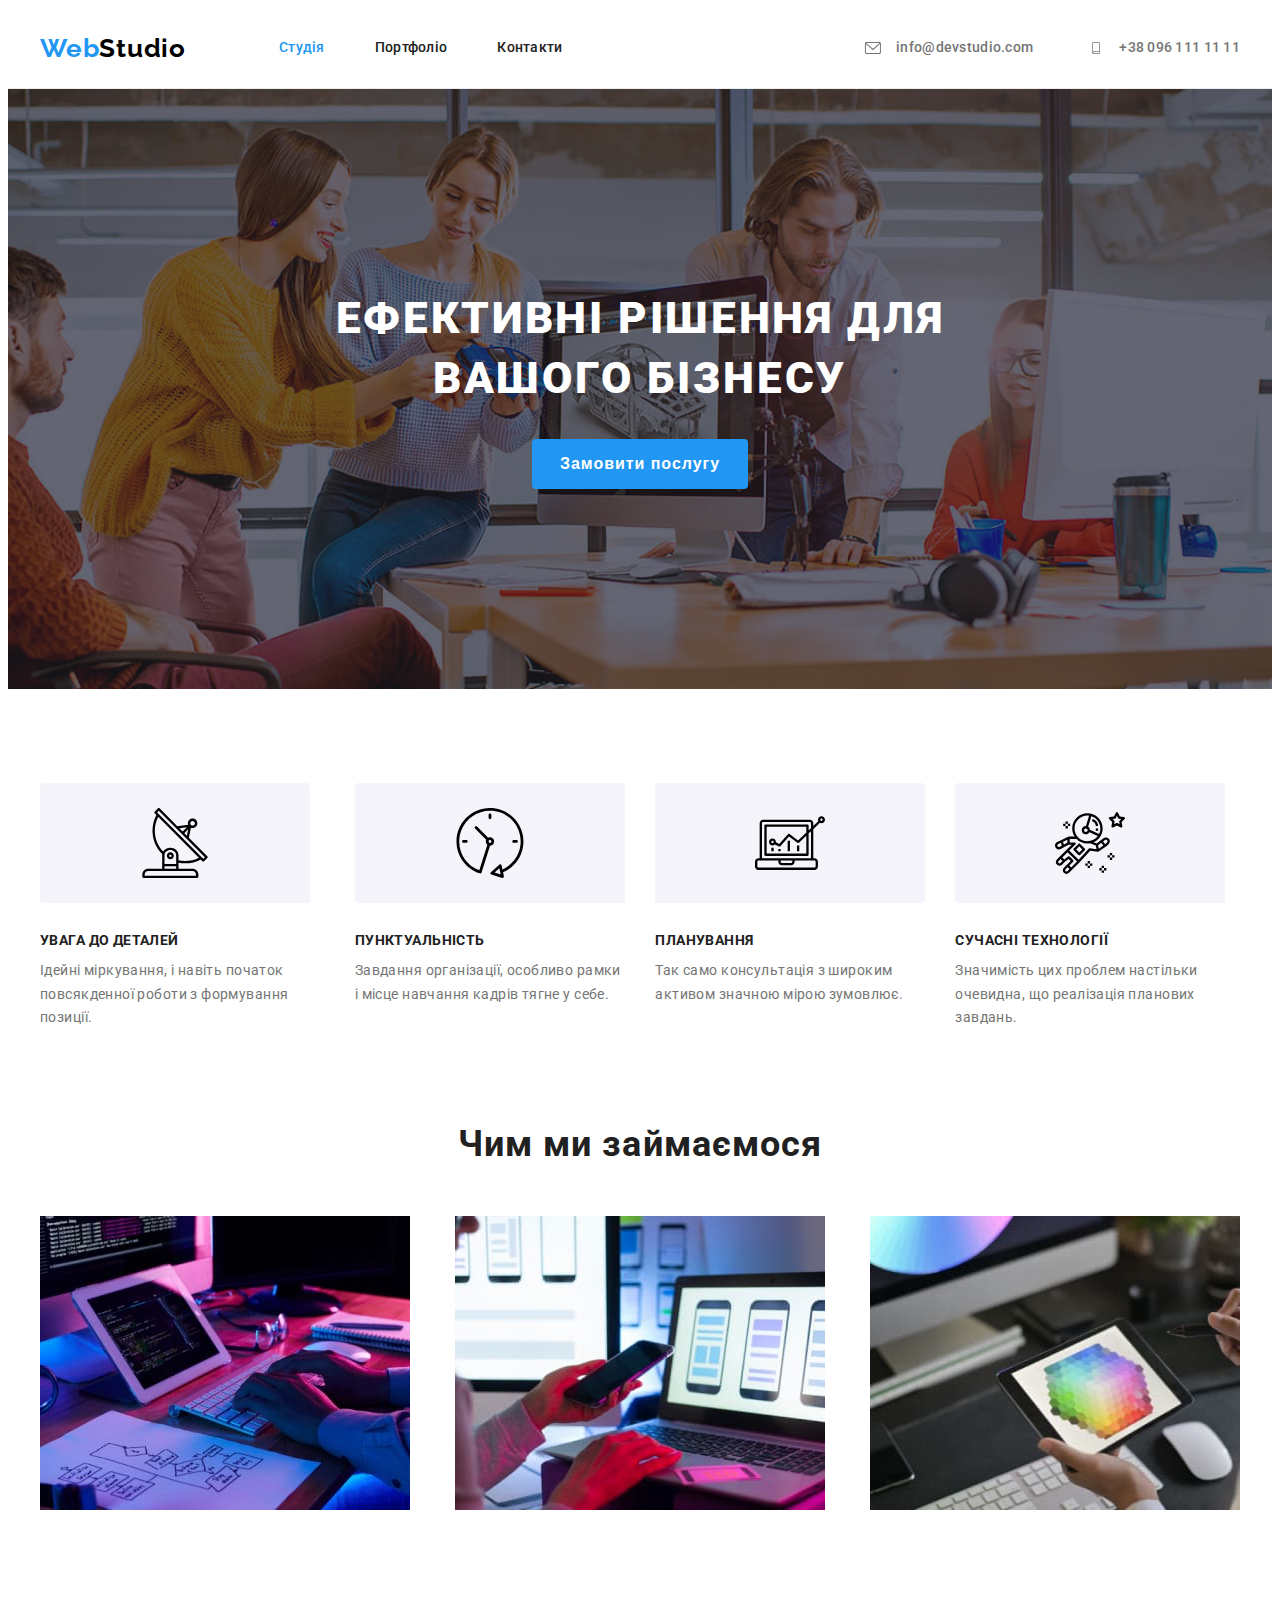
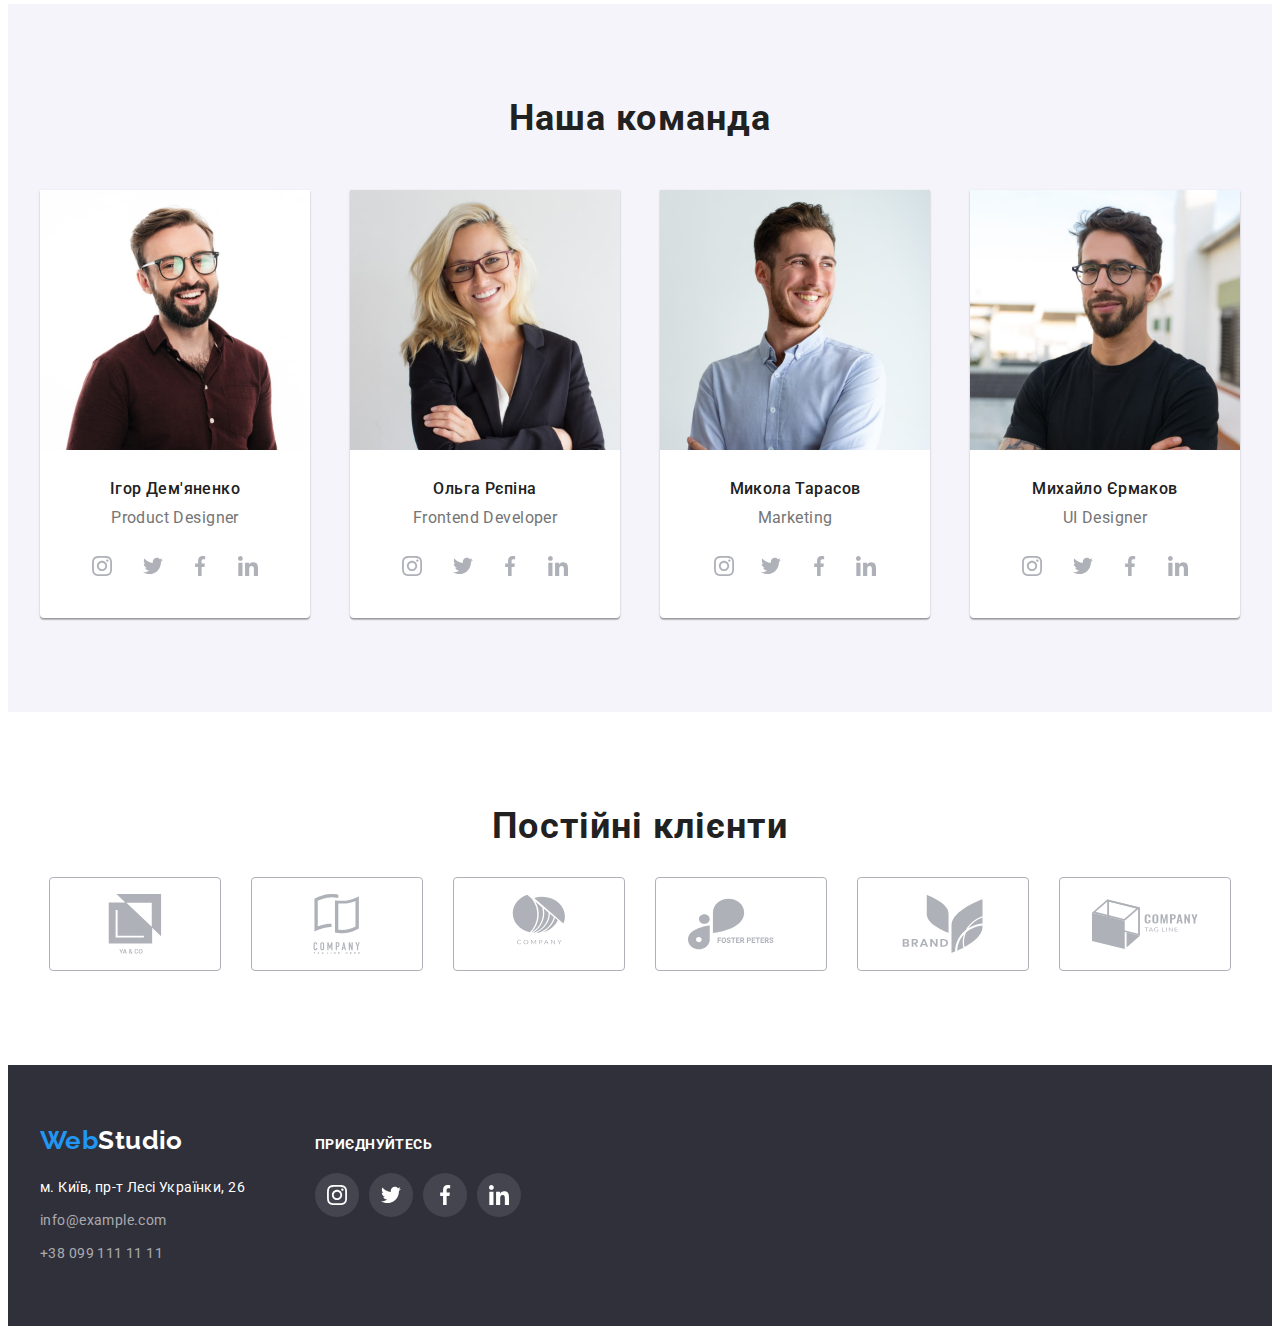
<file: index.html>
<!DOCTYPE html>
<html lang="uk">
  <head>
    <meta charset="UTF-8" />
    <meta http-equiv="X-UA-Compatible" content="IE=edge" />
    <meta name="viewport" content="width=device-width, initial-scale=1.0" />
    <title>Веб Студія</title>
    <link rel="preconnect" href="https://fonts.googleapis.com" />
    <link rel="preconnect" href="https://fonts.gstatic.com" crossorigin />
    <link
      href="https://fonts.googleapis.com/css2?family=Raleway:wght@700&family=Roboto:wght@400;500;700;900&display=swap"
      rel="stylesheet"
    />
    <!-- Посилання на скидання стилів  -->
    <link
      rel="stylesheet"
      href="https://cdnjs.cloudflare.com/ajax/libs/modern-normalize/1.1.0/modern-normalize.min.css"
      integrity="sha512-wpPYUAdjBVSE4KJnH1VR1HeZfpl1ub8YT/NKx4PuQ5NmX2tKuGu6U/JRp5y+Y8XG2tV+wKQpNHVUX03MfMFn9Q=="
      crossorigin="anonymous"
      referrerpolicy="no-referrer"
    />

    <link rel="stylesheet" href="css/style.css" />
  </head>

  <body>
    <!-- site header -->
    <header class="header">
      <div class="container">
        <nav class="header-nav">
          <a href="" class="header-logo link">
            <span class="header-logo-accent">Web</span>Studio</a
          >
          <ul class="header-list list">
            <li class="header-item">
              <a href="" class="header-menu current link">Студія</a>
            </li>
            <li class="header-item">
              <a href="./portfolio.html" class="header-menu link">Портфоліо</a>
            </li>
            <li class="header-item link">
              <a href="" class="header-menu link">Контакти</a>
            </li>
          </ul>

          <ul class="header-list-contact list">
            <li class="header-mail links">
              <a href="mailto:info@devstudio.com" class="header-mail-link link">
                <svg class="head-icon">
                  <use href="./images/symbol-defs.svg#icon-envelope"></use>
                </svg>
                info@devstudio.com</a
              >
            </li>
            <li class="header-tel links">
              <a href="tel:+380961111111" class="header-tell-link link">
                <svg class="head-icon">
                  <use href="./images/symbol-defs.svg#icon-smartphone"></use>
                </svg>
                +38 096 111 11 11</a
              >
            </li>
          </ul>
        </nav>
      </div>
    </header>
    <main>
      <!-- banner hero-->

      <section class="hero">
        <div class="container">
          <h1 class="hero-title">
            Ефективні рішення для <br />
            вашого бізнесу
          </h1>
          <button type="button" class="hero-btn btn">Замовити послугу</button>
        </div>
      </section>

      <!-- Benefits about-->
      <section class="about">
        <div class="container">
          <h2 class="about-hidden visually-hidden">Наші переваги</h2>
          <ul class="about-list list">
            <li class="about-item">
              <div class="bg-icon">
                <svg class="about-icon">
                  <use href="./images/symbol-defs.svg#icon-antenna"></use>
                </svg>
              </div>

              <h3 class="about-pre-title">УВАГА ДО ДЕТАЛЕЙ</h3>
              <p class="about-title">
                Ідейні міркування, і навіть початок повсякденної роботи з
                формування позиції.
              </p>
            </li>
            <li class="about-item">
              <div class="bg-icon">
                <svg class="about-icon">
                  <use href="./images/symbol-defs.svg#icon-clock"></use>
                </svg>
              </div>

              <h3 class="about-pre-title">ПУНКТУАЛЬНІСТЬ</h3>
              <p class="about-title">
                Завдання організації, особливо рамки і місце навчання кадрів
                тягне у себе.
              </p>
            </li>
            <li class="about-item">
              <div class="bg-icon">
                <svg class="about-icon">
                  <use href="./images/symbol-defs.svg#icon-diagram"></use>
                </svg>
              </div>

              <h3 class="about-pre-title">ПЛАНУВАННЯ</h3>
              <p class="about-title">
                Так само консультація з широким активом значною мірою зумовлює.
              </p>
            </li>
            <li class="about-item">
              <div class="bg-icon">
                <svg class="about-icon">
                  <use href="./images/symbol-defs.svg#icon-astronaut"></use>
                </svg>
              </div>

              <h3 class="about-pre-title">СУЧАСНІ ТЕХНОЛОГІЇ</h3>
              <p class="about-title">
                Значимість цих проблем настільки очевидна, що реалізація
                планових завдань.
              </p>
            </li>
          </ul>
        </div>
      </section>
      <!-- What are we doing -->
      <section class="work">
        <div class="container">
          <h2 class="work-title">Чим ми займаємося</h2>
          <ul class="work-list list">
            <li class="work-img">
              <img src="images/box_1.jpg" alt="Пишемо коди" width="370" />
            </li>
            <li class="work-img">
              <img src="images/box_2.jpg" alt="Створюємо дизайн" width="370" />
            </li>
            <li class="work-img">
              <img
                src="images/box_3.jpg"
                alt="підбираємо кольорову гаму"
                width="370"
              />
            </li>
          </ul>
        </div>
      </section>
      <!-- our team -->
      <section class="team">
        <div class="container">
          <h2 class="team-title">Наша команда</h2>
          <ul class="team-list list">
            <li class="team-item">
              <img
                src="images/product_designer.jpg"
                alt="Дизайнер продукту"
                width="270"
              />
              <h3 class="team-item-title">Ігор Дем'яненко</h3>
              <p class="team-item-text">Product Designer</p>

              <ul class="team-bt-icon">
                <li class="icon-team">
                  <a href="" class="link-icon">
                    <svg class="soc-icon">
                      <use
                        href="./images/symbol-defs.svg#icon-Instagram"
                        class="bg-icon"
                      ></use>
                    </svg>
                  </a>
                </li>
                <li class="icon-team"></li>
                <li class="icon-team">
                  <a href="" class="link-icon">
                    <svg class="soc-icon">
                      <use href="./images/symbol-defs.svg#icon-twitter"></use>
                    </svg>
                  </a>
                </li>
                <li class="icon-team">
                  <a href="" class="link-icon">
                    <svg class="soc-icon">
                      <use href="./images/symbol-defs.svg#icon-facebook"></use>
                    </svg>
                  </a>
                </li>

                <li class="icon-team">
                  <a href="" class="link-icon">
                    <svg class="soc-icon">
                      <use href="./images/symbol-defs.svg#icon-linkedin"></use>
                    </svg>
                  </a>
                </li>
              </ul>
            </li>
            <li class="team-item">
              <img
                src="images/developer.jpg"
                alt="Фронтенд-разработчик"
                width="270"
              />
              <h3 class="team-item-title">Ольга Рєпіна</h3>
              <p class="team-item-text">Frontend Developer</p>

              <ul class="team-bt-icon">
                <li class="icon-team">
                  <a href="" class="link-icon">
                    <svg class="soc-icon">
                      <use
                        href="./images/symbol-defs.svg#icon-Instagram"
                        class="bg-icon"></use>
                    </svg>
                  </a>
                </li>
                <li class="icon-team"></li>
                <li class="icon-team">
                  <a href="" class="link-icon">
                    <svg class="soc-icon">
                      <use href="./images/symbol-defs.svg#icon-twitter"></use>
                    </svg>
                  </a>
                </li>
                <li class="icon-team">
                  <a href="" class="link-icon">
                    <svg class="soc-icon">
                      <use href="./images/symbol-defs.svg#icon-facebook"></use>
                    </svg>
                  </a>
                </li>
                <li class="icon-team">
                  <a href="" class="link-icon">
                    <svg class="soc-icon">
                      <use href="./images/symbol-defs.svg#icon-linkedin"></use>
                    </svg>
                  </a>
                </li>
              </ul>
            </li>
            <li class="team-item">
              <img src="images/marketing.jpg" alt="Маркетолог" width="270" />
              <h3 class="team-item-title">Микола Тарасов</h3>
              <p class="team-item-text">Marketing</p>
              <ul class="team-bt-icon">
                <li class="icon-team">
                  <a href="" class="link-icon">
                    <svg class="soc-icon">
                      <use
                        href="./images/symbol-defs.svg#icon-Instagram"
                        class="bg-icon"
                      ></use>
                    </svg>
                  </a>
                </li>
                <li class="icon-team">
                  <a href="" class="link-icon">
                    <svg class="soc-icon">
                      <use href="./images/symbol-defs.svg#icon-twitter"></use>
                    </svg>
                  </a>
                </li>
                <li class="icon-team">
                  <a href="" class="link-icon">
                    <svg class="soc-icon">
                      <use href="../images/symbol-defs.svg#icon-facebook"></use>
                    </svg>
                  </a>
                </li>

                <li class="icon-team">
                  <a href="" class="link-icon">
                    <svg class="soc-icon">
                      <use href="./images/symbol-defs.svg#icon-linkedin"></use>
                    </svg>
                  </a>
                </li>
              </ul>
            </li>
            <li class="team-item">
              <img
                src="images/ui_designer.jpg"
                alt="Дизайнер інтерфейсу користувача"
                width="270"
              />
              <h3 class="team-item-title">Михайло Єрмаков</h3>
              <p class="team-item-text">UI Designer</p>
              <ul class="team-bt-icon">
                <li class="icon-team">
                  <a href="" class="link-icon">
                    <svg class="soc-icon">
                      <use
                        href="./images/symbol-defs.svg#icon-Instagram"
                        class="bg-icon"
                      ></use>
                    </svg>
                  </a>
                </li>
                <li class="icon-team"></li>
                <li class="icon-team">
                  <a href="" class="link-icon">
                    <svg class="soc-icon">
                      <use href="./images/symbol-defs.svg#icon-twitter"></use>
                    </svg>
                  </a>
                </li>
                <li class="icon-team">
                  <a href="" class="link-icon">
                    <svg class="soc-icon">
                      <use href="./images/symbol-defs.svg#icon-facebook"></use>
                    </svg>
                  </a>
                </li>

                <li class="icon-team">
                  <a href="" class="link-icon">
                    <svg class="soc-icon">
                      <use href="./images/symbol-defs.svg#icon-linkedin"></use>
                    </svg>
                  </a>
                </li>
              </ul>
            </li>
          </ul>
        </div>
      </section>
<!-- --Regular customers-- -->
      <section class="customers">
        <div class="container"></div>
        <h2 class="team-title">Постійні клієнти</h2>
        <ul class="cost-bt-icon">
          <li class="icon-cost">
            <a href="" class="link-cost-icon">
              <svg class="cost-icon" width="106px" height="60px">
                <use
                  href="./images/symbol-defs.svg#icon-cust-ya-co"
                ></use>
              </svg>
            </a>
          </li>
          <li class="icon-cost">
            <a href="" class="link-cost-icon">
              <svg class="cost-icon" width="106px" height="60px">
                <use
                  href="./images/symbol-defs.svg#icon-cust-company"
                ></use>
              </svg>
            </a>
          </li>
          <li class="icon-cost">
            <a href="" class="link-cost-icon">
              <svg class="cost-icon" width="106px" height="60px">
                <use
                  href="./images/symbol-defs.svg#icon-cust-round"
                ></use>
              </svg>
            </a>
          </li>
          <li class="icon-cost">
            <a href="" class="link-cost-icon">
              <svg class="cost-icon" width="106px" height="60px">
                <use
                  href="./images/symbol-defs.svg#icon-cust-foster"
                ></use>
              </svg>
            </a>
          </li>
          <li class="icon-cost">
            <a href="" class="link-cost-icon">
              <svg class="cost-icon" width="106px" height="60px">
                <use
                  href="./images/symbol-defs.svg#icon-cust-brand"
                ></use>
              </svg>
            </a>
          </li>
          <li class="icon-cost">
            <a href="" class="link-cost-icon">
              <svg class="cost-icon" width="106px" height="60px">
                <use
                  href="./images/symbol-defs.svg#icon-cust-tag-line"
                ></use>
              </svg>
            </a>
          </li>
        </ul>
        </div>
      </section>
    </main>
    <!-- footer -->
    <footer class="footer">
      <div class="container">
        <div class="footer-blok">
          <a href="" class="footer-logo link"><span class="footer-logo-accent">Web</span>Studio</a>
          <address class="footer-address">
          <ul class="footer-contact">
            <li class="footer-list">
              <p class="footer-item link list">
                м. Київ, пр-т Лесі Українки, 26
              </p>
            </li>
            <li class="footer-list">
              <a
                href="mailto:info@example.com"
                class="footer-link-mail link list"
                >info@example.com
              </a>
            </li>
            <li class="footer-list">
              <a href="tel:+380991111111" class="footer-link-tell link list"
                >+38 099 111 11 11
              </a>
            </li>
          </ul>
        </address>
        </div>
        <div class="footer-blok-icon">
          <h2 class="titl-footer">приєднуйтесь</h2>
        <ul class="footer-bt-icon">
                <li class="icon-footer">
                  <a href="" class="link-icon">
                    <svg class="soc-icon">
                      <use
                        href="./images/symbol-defs.svg#icon-Instagram"
                        class="bg-icon"></use>
                    </svg>
                  </a>
                </li>
                <li class="icon-footer">
                  <a href="" class="link-icon">
                    <svg class="soc-icon">
                      <use href="./images/symbol-defs.svg#icon-twitter"></use>
                    </svg>
                  </a>
                </li>
                <li class="icon-footer">
                  <a href="" class="link-icon">
                    <svg class="soc-icon">
                      <use href="./images/symbol-defs.svg#icon-facebook"></use>
                    </svg>
                  </a>
                </li>
                <li class="icon-footer">
                  <a href="" class="link-icon">
                    <svg class="soc-icon">
                      <use href="./images/symbol-defs.svg#icon-linkedin"></use>
                    </svg>
                  </a>
                </li>
              </ul>
        </div>
      </div>
    </footer>
  </body>
</html>
</file>
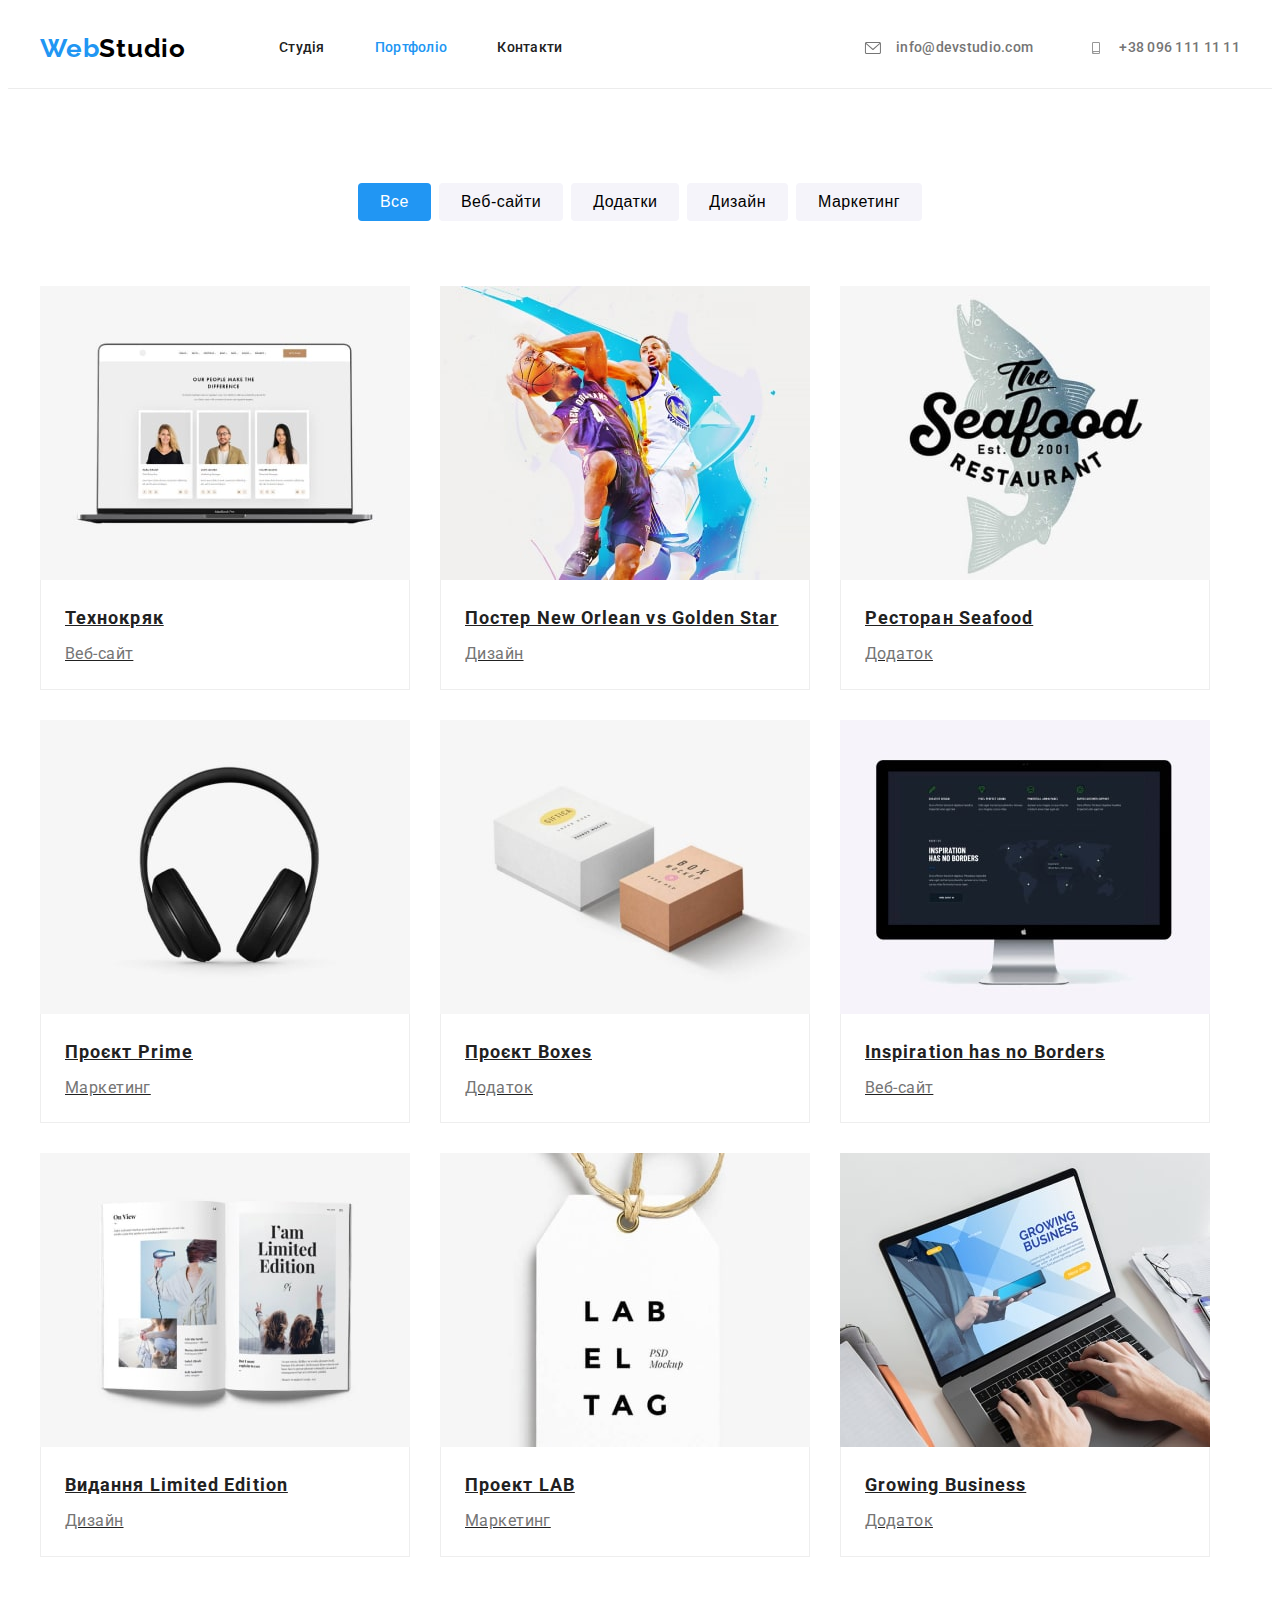
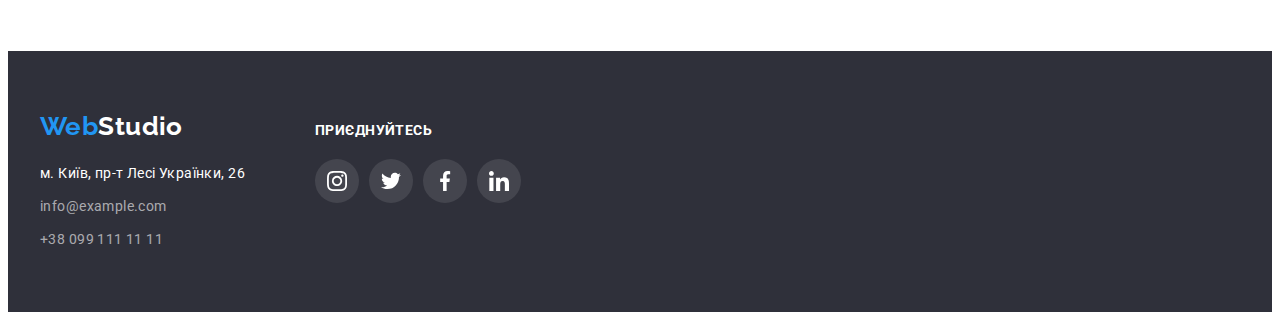
<file: portfolio.html>
<!DOCTYPE html>
<html lang="uk">
  <head>
    <meta charset="UTF-8" />
    <meta http-equiv="X-UA-Compatible" content="IE=edge" />
    <meta name="viewport" content="width=device-width, initial-scale=1.0" />
    <title>Портфоліо</title>
    <link rel="preconnect" href="https://fonts.googleapis.com" />
    <link rel="preconnect" href="https://fonts.gstatic.com" crossorigin />
    <link
      href="https://fonts.googleapis.com/css2?family=Raleway:wght@700&family=Roboto:wght@400;500;700;900&display=swap"
      rel="stylesheet"
    />

    <link
      rel="stylesheet"
      href="https://cdnjs.cloudflare.com/ajax/libs/modern-normalize/1.1.0/modern-normalize.min.css"
      integrity="sha512-wpPYUAdjBVSE4KJnH1VR1HeZfpl1ub8YT/NKx4PuQ5NmX2tKuGu6U/JRp5y+Y8XG2tV+wKQpNHVUX03MfMFn9Q=="
      crossorigin="anonymous"
      referrerpolicy="no-referrer"
    />

    <link rel="stylesheet" href="css/style.css" />
  </head>

  <body>
    <!-- site header -->
    <header class="header">
      <div class="container">
        <nav class="header-nav">
          <a href="" class="header-logo link">
            <span class="header-logo-accent">Web</span>Studio</a
          >
          <ul class="header-list list">
            <li class="header-item">
              <a href="./index.html" class="header-menu link">Студія</a>
            </li>
            <li class="header-item">
              <a href="" class="header-menu current link">Портфоліо</a>
            </li>
            <li class="header-item link">
              <a href="" class="header-menu link">Контакти</a>
            </li>
          </ul>

          <ul class="header-list-contact list">
            <li class="header-mail links">
              <a href="mailto:info@devstudio.com" class="header-mail-link link">
                <svg class="head-icon">
                  <use href="./images/symbol-defs.svg#icon-envelope"></use>
                </svg>
                info@devstudio.com</a
              >
            </li>
            <li class="header-tel links">
              <a href="tel:+380961111111" class="header-tell-link link">
                <svg class="head-icon">
                  <use href="./images/symbol-defs.svg#icon-smartphone"></use>
                </svg>
                +38 096 111 11 11</a
              >
            </li>
          </ul>
        </nav>
      </div>
    </header>
    <main>
      <!-- filter-->
      <section class="filter">
        <div class="container">
          <h2 class="visually-hidden">filter</h2>
          <ul class="filter-btn">
            <li class="text-filter">
              <button type="button" class="text-btn current-btn">Все</button>
            </li>
            <li class="text-filter">
              <button type="button" class="text-btn">Веб-сайти</button>
            </li>
            <li class="text-filter">
              <button type="button" class="text-btn">Додатки</button>
            </li>
            <li class="text-filter">
              <button type="button" class="text-btn">Дизайн</button>
            </li>
            <li class="text-filter">
              <button type="button" class="text-btn">Маркетинг</button>
            </li>
          </ul>

          <!-- portfolio-->
          <h2 class="visually-hidden">portfolio</h2>
          <ul class="portfolio-list list">
            <li class="portfolio-item">
              <a href="" class="gallery-link">
                <img src="./images/tehnocriak.jpg" alt="Технокряк" />
                <div class="portfolio-text">
                  <h2 class="portfolio-item-title">Технокряк</h2>
                  <p class="portfolio-item-text">Веб-сайт</p>
                </div>
              </a>
            </li>
            <li class="portfolio-item">
              <a href="" class="gallery-link">
                <img src="./images/new-orlean.jpg" alt="Фронтенд-разработчик" />
                <div class="portfolio-text">
                  <h2 class="portfolio-item-title">
                    Постер New Orlean vs Golden Star
                  </h2>
                  <p class="portfolio-item-text">Дизайн</p>
                </div>
              </a>
            </li>
            <li class="portfolio-item">
              <a href="" class="gallery-link">
                <img src="./images/seafood.jpg" alt="Маркетолог" />
                <div class="portfolio-text">
                  <h2 class="portfolio-item-title">Ресторан Seafood</h2>
                  <p class="portfolio-item-text">Додаток</p>
                </div>
              </a>
            </li>
            <li class="portfolio-item">
              <a href="" class="gallery-link">
                <img
                  src="./images/prime.jpg"
                  alt="Дизайнер інтерфейсу користувача" />
                <div class="portfolio-text">
                  <h2 class="portfolio-item-title">Проєкт Prime</h2>
                  <p class="portfolio-item-text">Маркетинг</p>
                </div>
              </a>
            </li>
            <li class="portfolio-item">
              <a href="" class="gallery-link">
                <img src="./images/boxes.jpg" alt="Технокряк" />
                <div class="portfolio-text">
                  <h2 class="portfolio-item-title">Проєкт Boxes</h2>
                  <p class="portfolio-item-text">Додаток</p>
                </div>
              </a>
            </li>
            <li class="portfolio-item">
              <a href="" class="gallery-link">
                <img
                  src="./images/inspiration.jpg"
                  alt="Фронтенд-разработчик" />
                <div class="portfolio-text">
                  <h2 class="portfolio-item-title">
                    Inspiration has no Borders
                  </h2>
                  <p class="portfolio-item-text">Веб-сайт</p>
                </div>
              </a>
            </li>
            <li class="portfolio-item">
              <a href="" class="gallery-link">
                <img src="./images/limited-edition.jpg" alt="Маркетолог" />
                <div class="portfolio-text">
                  <h2 class="portfolio-item-title">Видання Limited Edition</h2>
                  <p class="portfolio-item-text">Дизайн</p>
                </div>
              </a>
            </li>
            <li class="portfolio-item">
              <a href="" class="gallery-link">
                <img
                  src="./images/lab.jpg"
                  alt="Дизайнер інтерфейсу користувача" />
                <div class="portfolio-text">
                  <h2 class="portfolio-item-title">Проект LAB</h2>
                  <p class="portfolio-item-text">Маркетинг</p>
                </div>
              </a>
            </li>
            <li class="portfolio-item">
              <a href="" class="gallery-link">
                <img
                  src="./images/growin-busness.jpg"
                  alt="Дизайнер інтерфейсу користувача" />
                <div class="portfolio-text">
                  <h2 class="portfolio-item-title">Growing Business</h2>
                  <p class="portfolio-item-text">Додаток</p>
                </div>
              </a>
            </li>
          </ul>
        </div>
      </section>
    </main>
    <!-- footer -->
    <footer class="footer">
      <div class="container">
        <div class="footer-blok">
          <a href="" class="footer-logo link"
            ><span class="footer-logo-accent">Web</span>Studio</a
          >
          <address class="footer-address">
            <ul class="footer-contact">
              <li class="footer-list">
                <p class="footer-item link list">
                  м. Київ, пр-т Лесі Українки, 26
                </p>
              </li>
              <li class="footer-list">
                <a
                  href="mailto:info@example.com"
                  class="footer-link-mail link list"
                  >info@example.com
                </a>
              </li>
              <li class="footer-list">
                <a href="tel:+380991111111" class="footer-link-tell link list"
                  >+38 099 111 11 11
                </a>
              </li>
            </ul>
          </address>
        </div>
        <div class="footer-blok-icon">
          <h2 class="titl-footer">приєднуйтесь</h2>
          <ul class="footer-bt-icon">
            <li class="icon-footer">
              <a href="" class="link-icon">
                <svg class="soc-icon">
                  <use
                    href="./images/symbol-defs.svg#icon-Instagram"
                    class="bg-icon"
                  ></use>
                </svg>
              </a>
            </li>
            <li class="icon-footer">
              <a href="" class="link-icon">
                <svg class="soc-icon">
                  <use href="./images/symbol-defs.svg#icon-twitter"></use>
                </svg>
              </a>
            </li>
            <li class="icon-footer">
              <a href="" class="link-icon">
                <svg class="soc-icon">
                  <use href="./images/symbol-defs.svg#icon-facebook"></use>
                </svg>
              </a>
            </li>
            <li class="icon-footer">
              <a href="" class="link-icon">
                <svg class="soc-icon">
                  <use href="./images/symbol-defs.svg#icon-linkedin"></use>
                </svg>
              </a>
            </li>
          </ul>
        </div>
      </div>
    </footer>
  </body>
</html>
</file>
<file: css/style.css>
html {
  box-sizing: border-box;
}

*,
*::before *::after {
  box-sizing: inherit;
}

:root {
  --color-logo: #000000;
  --first-title-color: #212121;
  --accent-color: #2196f3;
  --item-color: #757575;
  --color-white-text: #fff;
  --color-backgroutd: #2f303a;
  --color-btn: #f5f4fa;
  --color-team: #f5f4fa;
  --border-color: #eeeeee;
  --color-border: #ececec;
  --color-icon-team: #afb1b8;
  --cost-border: #afb1b8;
}

body {
  font-family: "Roboto", sans-serif;
  font-weight: 400;
  line-height: 1.14;
  font-size: 14px;
  letter-spacing: 0.03em;
  color: var(--first-title-color);
}

p,
h1,
h2,
h3,
h4,
h5,
h6 {
  margin: 0;
}

li {
  list-style: none;
}

ul,
ol {
  margin: 0;
  padding-left: 0;
}

address {
  font-style: normal;
}

a {
  color: currentColor;
}

button {
  cursor: pointer;
}

img {
  display: block;
}

.list {
  list-style: none;
}
.li {
  list-style: none;
}

.link {
  text-decoration: none;
}
.container {
  width: 1200px;
  margin-left: auto;
  margin-right: auto;
  padding-left: 15px;
  padding-right: 15px;
  /* outline: 2px solid red; */
}
/*-------- Приховати текст --------*/
.visually-hidden {
  position: absolute;
  white-space: nowrap;
  width: 1px;
  height: 1px;
  overflow: hidden;
  border: 0;
  padding: 0;
  clip: rect(0 0 0 0);
  clip-path: inset(50%);
  margin: -1px;
}
/* --  header -- */
.header {
  background: var(--color-white-text);
  border-bottom: 1px solid var(--color-border);
}

.header-logo {
  color: var(--color-logo);
  font-family: "Raleway";
  font-weight: 700;
  font-size: 26px;
  line-height: 1.19;
  letter-spacing: 0.03em;
}

.header-nav {
  display: flex;
  align-items: center;
}
/* header > .container {
  display: flex;
  align-items: center;
} */
.header-logo-accent {
  color: var(--accent-color);
}
/* menu block */
.header-menu {
  display: block;
  padding-top: 32px;
  padding-bottom: 32px;
  font-weight: 500;

  font-size: 14px;
  line-height: 1.14;
  letter-spacing: 0.02em;
  color: var(--first-title-color);
  letter-spacing: 0.02em;
}

.header-list {
  display: flex;
  margin-left: 93px;
}

/* .header-item:not(:last-child){
margin-right: 30px;
} */

.header-list .header-item + .header-item {
  margin-left: 50px;
}

/* Contact */

.header-list-contact {
  display: flex;
  margin-left: auto;
}
.head-icon {
  width: 26px;
  height: 12px;
  padding-right: 10px;
  fill: currentColor;
}

.header-list-contact .links + .links {
  margin-left: 50px;
}

.header-mail-link,
.header-tell-link {
  font-weight: 500;
  font-size: 14px;
  line-height: 1.14;
  letter-spacing: 0.02em;
  color: var(--item-color);

  display: flex;
  align-items: center;
}
/* Активна кнопка посилання */
.current {
  color: var(--accent-color);
}
/* При наведенні змінює колір */
.header-menu:hover,
.header-menu:focus {
  color: var(--accent-color);
}

.header-mail-link:hover,
.header-tell-link:hover,
.header-mail-link:focus,
.header-tell-link:focus {
  color: var(--accent-color);
}

/* --  hero -- */
.hero {
  background: var(--color-backgroutd);
  max-width: 1600px;
  margin: 0 auto;
  background-position: center;
  background-repeat: repeat;
  background-size: 1600px;
  background-image: linear-gradient(
      rgba(47, 48, 58, 0.4),
      rgba(47, 48, 58, 0.4)
    ),
    url(../images/bg-hero.jpg);

  text-transform: uppercase;
  text-align: center;
  padding: 200px 0;
}
.hero-title {
  font-weight: 900;
  font-size: 44px;
  line-height: 1.36;
  color: var(--color-white-text);
  letter-spacing: 0.06em;
  padding-bottom: 30px;
  margin: 0 0;
}

.hero-btn {
  text-align: center;
  width: 216px;
  height: 50px;

  background-color: var(--accent-color);
  font-weight: 700;
  font-size: 16px;
  line-height: 1.87;
  color: var(--color-white-text);
  letter-spacing: 0.06em;
  border: 0;
  border-radius: 4px;
}
.hero-btn:hover,
.hero-btn:focus {
  background-color: var(--color-btn);
  color: var(--accent-color);
  box-shadow: 0px 1px 3px rgba(0, 0, 0, 0.12), 0px 1px 1px rgba(0, 0, 0, 0.14),
    0px 2px 1px rgba(0, 0, 0, 0.2);
}
/* --  Benefits about -- */

.about {
  padding: 94px 0;
}

.about-pre-title {
  font-size: 14px;
  font-weight: 700;
  line-height: 1.14;
  margin-bottom: 10px;
}
.about-list {
  display: flex;
}

.work {
  padding-bottom: 94px;
}

/* Видаляє непотрібні margin */
.about-list .about-item + .about-item {
  margin-left: 30px;
}

/* 
Варіант відступів 
.about-item{
margin-right: 30px;} */

/* }
.about-list .about-item:last-child{
margin-right: 0;} */

.about-title {
  line-height: 1.71;
  color: var(--item-color);
}
/* -----icon-about------ */
.bg-icon {
  display: flex;
  justify-content: center;
  align-items: center;
  background: var(--color-btn);
  border-radius: 4px;
  height: 120px;
  width: 270px;
  margin-bottom: 30px;
}

.about-icon {
  width: 70px;
  height: 70px;
}

/* -- What are we doing -- */

.work-title {
  font-weight: 700;
  font-size: 36px;
  line-height: 1.16;
  letter-spacing: 0.03em;
  text-align: center;
}

.work-list {
  display: flex;
  justify-content: space-between;
  margin-top: 50px;
}

/* -- our team -- */

.team {
  background-color: var(--color-team);
  padding: 94px 0;
}
.team-item {
  background-color: var(--color-white-text);
  box-shadow: 0px 1px 3px rgba(0, 0, 0, 0.12), 0px 1px 1px rgba(0, 0, 0, 0.14),
    0px 2px 1px rgba(0, 0, 0, 0.2);
  border-radius: 0px 0px 4px 4px;
}

.team-title {
  font-weight: 700;
  font-size: 36px;
  line-height: 1.16;
  letter-spacing: 0.03em;
  text-align: center;
}

.team-list {
  display: flex;
  justify-content: space-between;
  padding-top: 50px;
}

.team-item-title {
  font-weight: 500;
  font-size: 16px;
  line-height: 1.18;
  text-align: center;
  margin-top: 30px;
}
.team-item-text {
  font-size: 16px;
  line-height: 1.18;
  color: var(--item-color);
  text-align: center;
  margin: 0 0;
  margin-top: 10px;
  margin-bottom: 16px;
}
/* -- team-icon -- */

.team-bt-icon {
  text-align: center;
  margin-bottom: 30px;
}

.icon-team {
  display: inline-block;
}

.link-icon {
  display: flex;
  justify-content: center;
  align-items: center;
  height: 44px;
  width: 44px;
  border-radius: 50%;
  border: none;
  padding: 0;
}
.link-icon:last-child {
  margin-right: 0;
}

.icon-team .link-icon {
  color: var(--color-icon-team);
  background-color: var(--color-white-text);
}

.icon-team > .link-icon:hover,
.icon-team > .link-icon:focus {
  color: var(--color-white-text);
  background-color: var(--accent-color);
}

.soc-icon {
  width: 20px;
  height: 20px;
  fill: currentColor;
}

/* -- filter -- */

.filter {
  padding: 94px 0;
}

.filter-btn {
  display: flex;
  justify-content: center;
  margin-bottom: 50px;
}

.filter-btn .text-filter + .text-filter {
  margin-left: 8px;
}

.filter-btn .current-btn {
  background-color: var(--accent-color);
  color: var(--color-white-text);
}

.text-btn {
  display: block;
  padding: 6px 22px;
  border-radius: 4px;
  background-color: var(--color-btn);
  font-size: 16px;
  line-height: 1.62;
  border: 0;
  letter-spacing: 0.03em;
}
.text-btn:hover,
.text-btn:focus {
  background-color: var(--accent-color);
  color: var(--color-white-text);
}
/* -- portfolio-- */

.portfolio-list {
  display: flex;
  flex-wrap: wrap;
  margin-top: -15px;
}

.portfolio-item {
  width: 370px;
  margin-right: 30px;
  margin-top: 30px;
}

.portfolio-item:nth-child(3n) {
  margin-right: 0;
}

.portfolio-text {
  background: var(--color-white-text);
  border-left: 1px solid var(--border-color);
  border-bottom: 1px solid var(--border-color);
  border-right: 1px solid var(--border-color);
  padding: 20px 24px;
}

.gallery-link {
  display: block;
}

/* .portfolio-item:hover,
.portfolio-item:focus, */
.gallery-link:hover,
.gallery-link:focus,
.text-btn:focus,
.text-btn:hover {
  box-shadow: 0px 1px 3px rgba(0, 0, 0, 0.12), 0px 1px 1px rgba(0, 0, 0, 0.14),
    0px 2px 1px rgba(0, 0, 0, 0.2);
}
.portfolio-item-title {
  margin-bottom: 4px;
  font-weight: 700;
  font-size: 18px;
  line-height: 2;
  letter-spacing: 0.06em;
}

.portfolio-item-text {
  font-size: 16px;
  line-height: 1.8;
  color: var(--item-color);
}

/* --costomers-- */

.customers {
  padding: 94px 0;
}

/* --costomers-icon-- */
.cost-bt-icon {
  display: flex;
  justify-content: center;
  margin-top: 30px;
}

.icon-cost {
  margin-right: 30px;
}

.icon-cost:last-child {
  margin-right: 0;
}

.link-cost-icon {
  display: flex;
  height: 92px;
  width: 170px;
  color: var(--color-icon-team);
  border: 1px solid var(--cost-border);
  background-color: transparent;
  border-radius: 4px;
  padding: 0;
  align-items: center;
  justify-content: center;
}

.link-cost-icon:hover,
.link-cost-icon:focus {
  color: var(--accent-color);
  border: 1px solid var(--accent-color);
}

.cost-icon {
  fill: currentColor;
}

/* -- footer -- */
.footer {
  display: flex;
  background-color: var(--color-backgroutd);
  padding: 60px 0;
}
.footer-logo {
  display: block;
  font-family: "Raleway";
  font-weight: 700;
  font-size: 26px;
  line-height: 1.19;
  color: var(--color-white-text);
}
.footer-logo-accent {
  color: var(--accent-color);
}

.footer-contact {
  margin-top: 20px;
}

.footer-list {
  display: block;
  font-style: normal;
  margin-bottom: 9px;
}

.footer-list:last-child {
  margin-bottom: 0;
}

.footer-item {
  line-height: 1.71;
  color: var(--color-white-text);
}
.footer-link-mail {
  font-size: 14px;
  line-height: 1.71;
  color: rgba(255, 255, 255, 0.6);
}
.footer-link-tell {
  font-size: 14px;
  line-height: 1.71;
  color: rgba(255, 255, 255, 0.6);
}

.footer .container {
  display: flex;
  align-items: baseline;
}
.footer-blok {
  margin-right: 70px;
}

/* --footer-icon-- */
.titl-footer {
  font-weight: 700;
  font-size: 14px;
  line-height: 1.14;
  letter-spacing: 0.03em;
  text-transform: uppercase;
  color: var(--color-white-text);
  margin-bottom: 20px;
}

.footer-bt-icon {
  display: flex;
}

.icon-footer {
  margin-right: 10px;
}

.icon-footer:last-child {
  margin-right: 0;
}

.icon-footer .link-icon {
  color: var(--color-white-text);
  background-color: rgba(255, 255, 255, 0.1);
}

.icon-footer > .link-icon:hover,
.icon-footer > .link-icon:focus {
  background-color: var(--accent-color);
}
</file>
